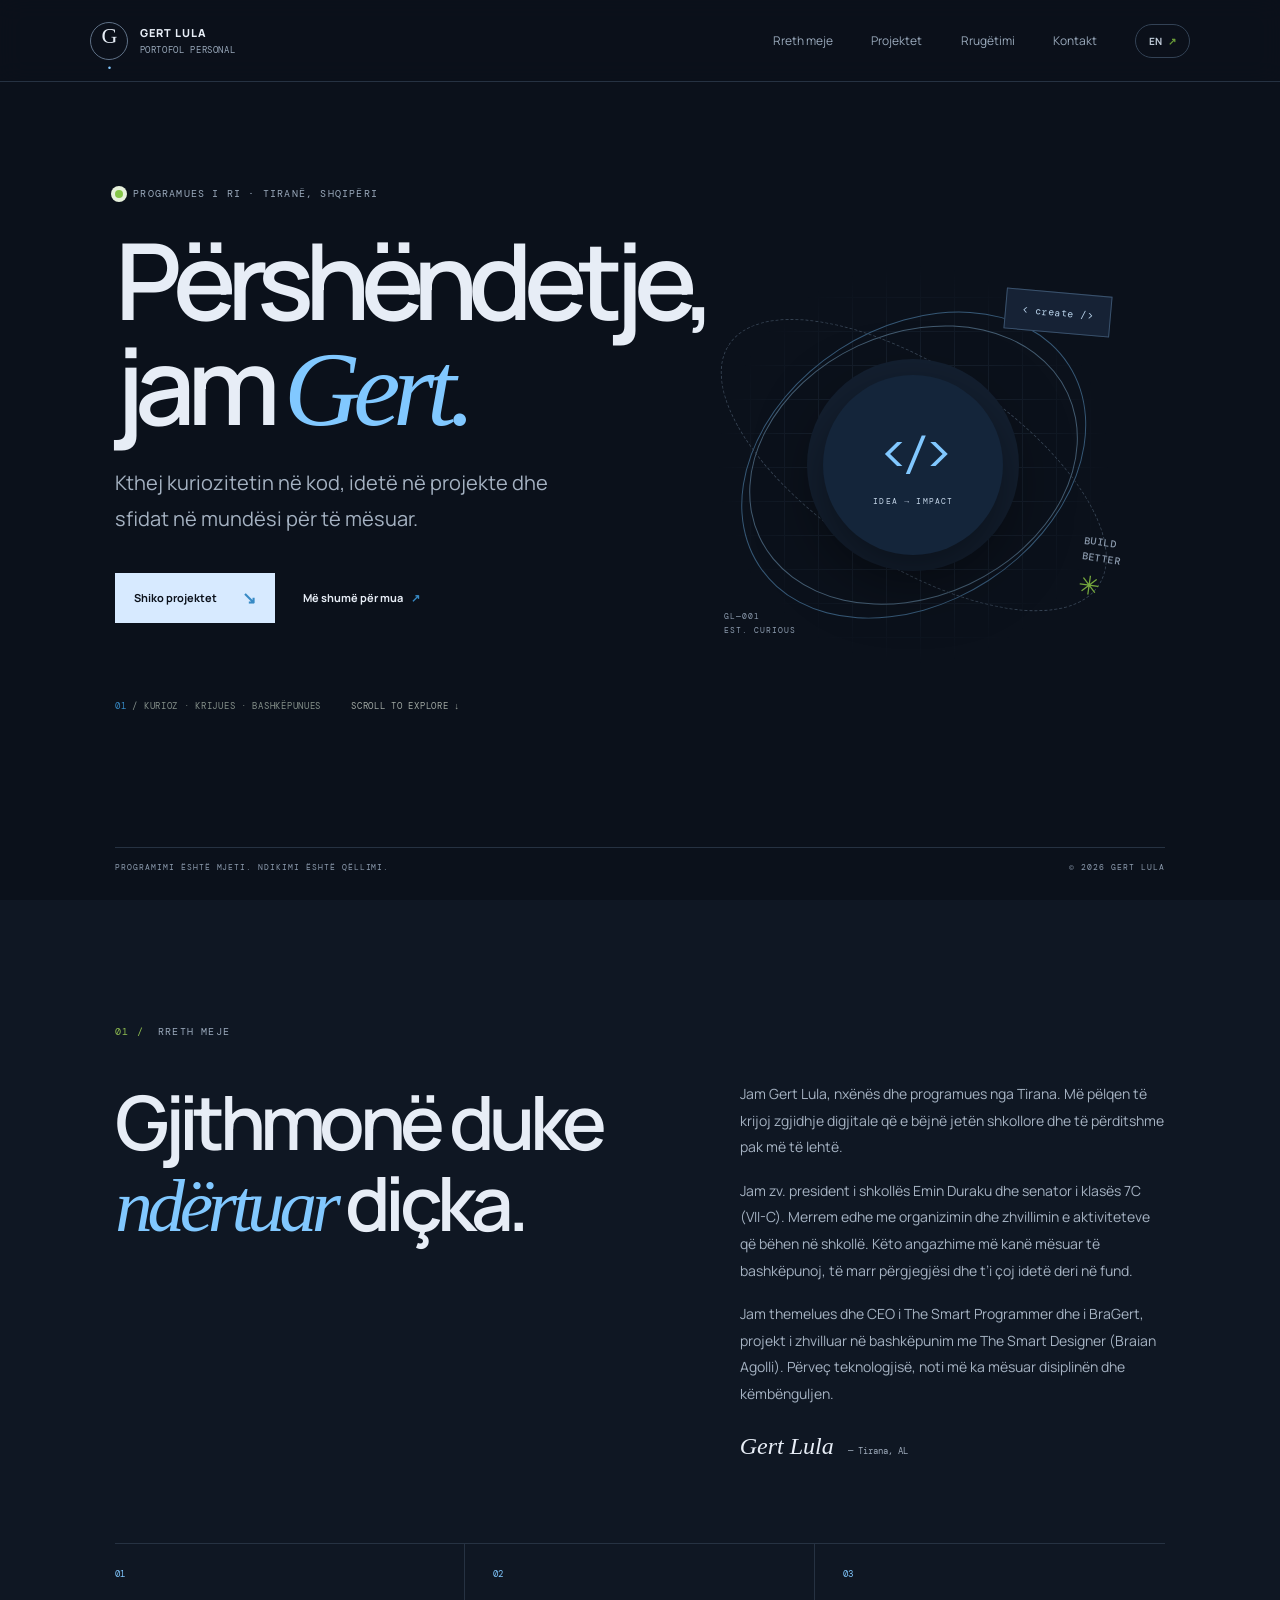
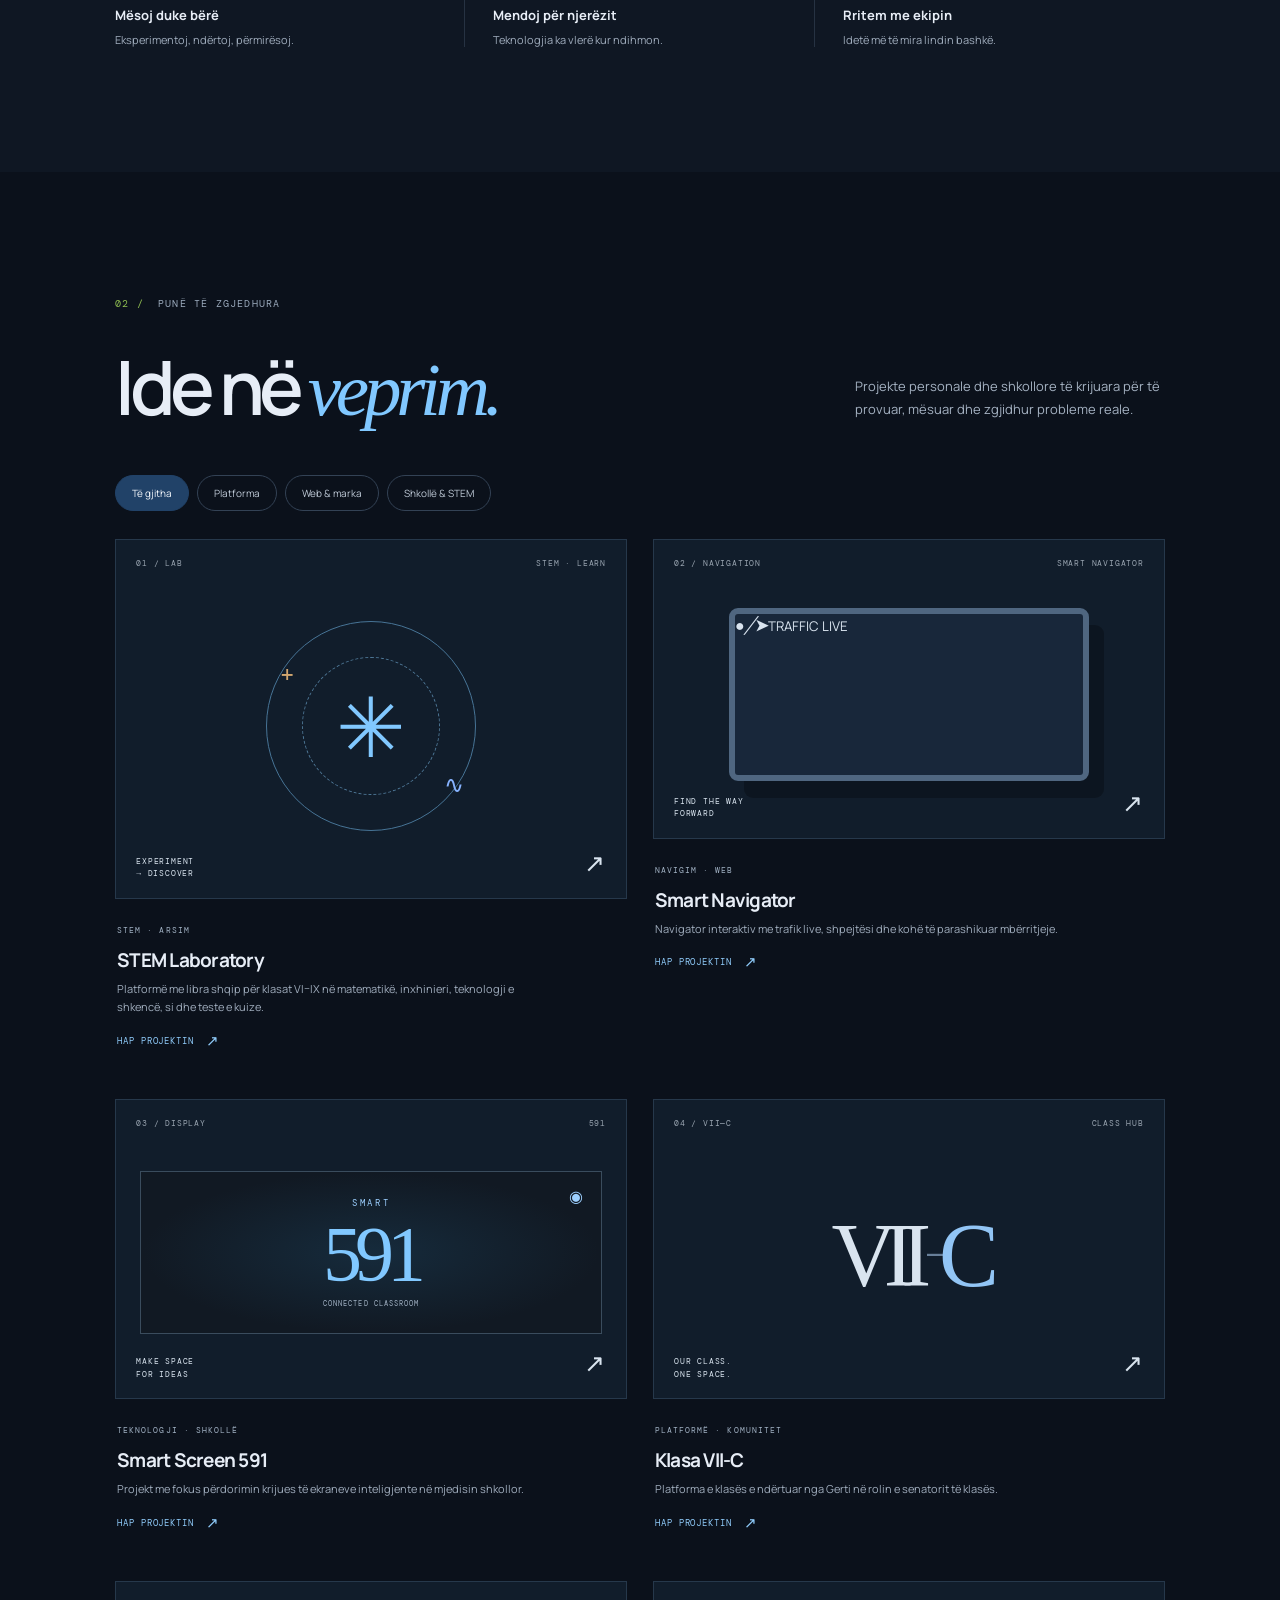
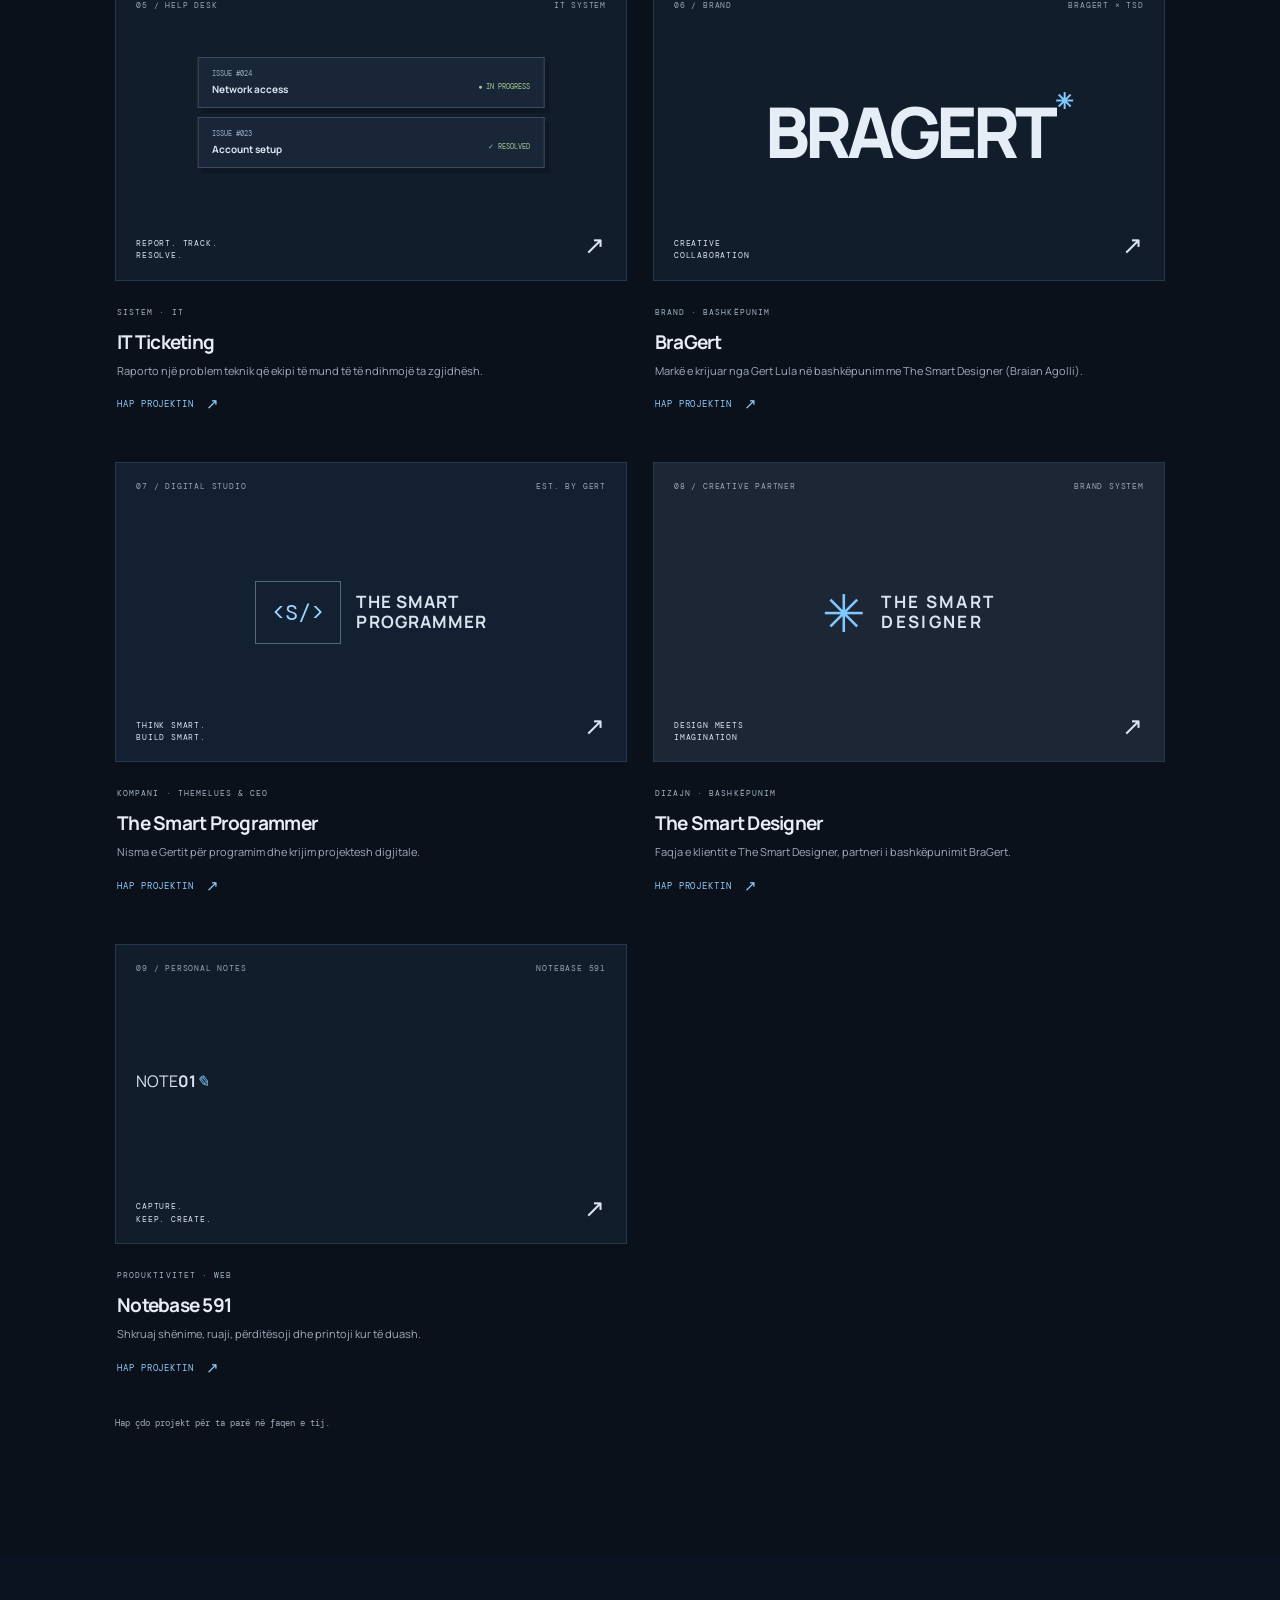
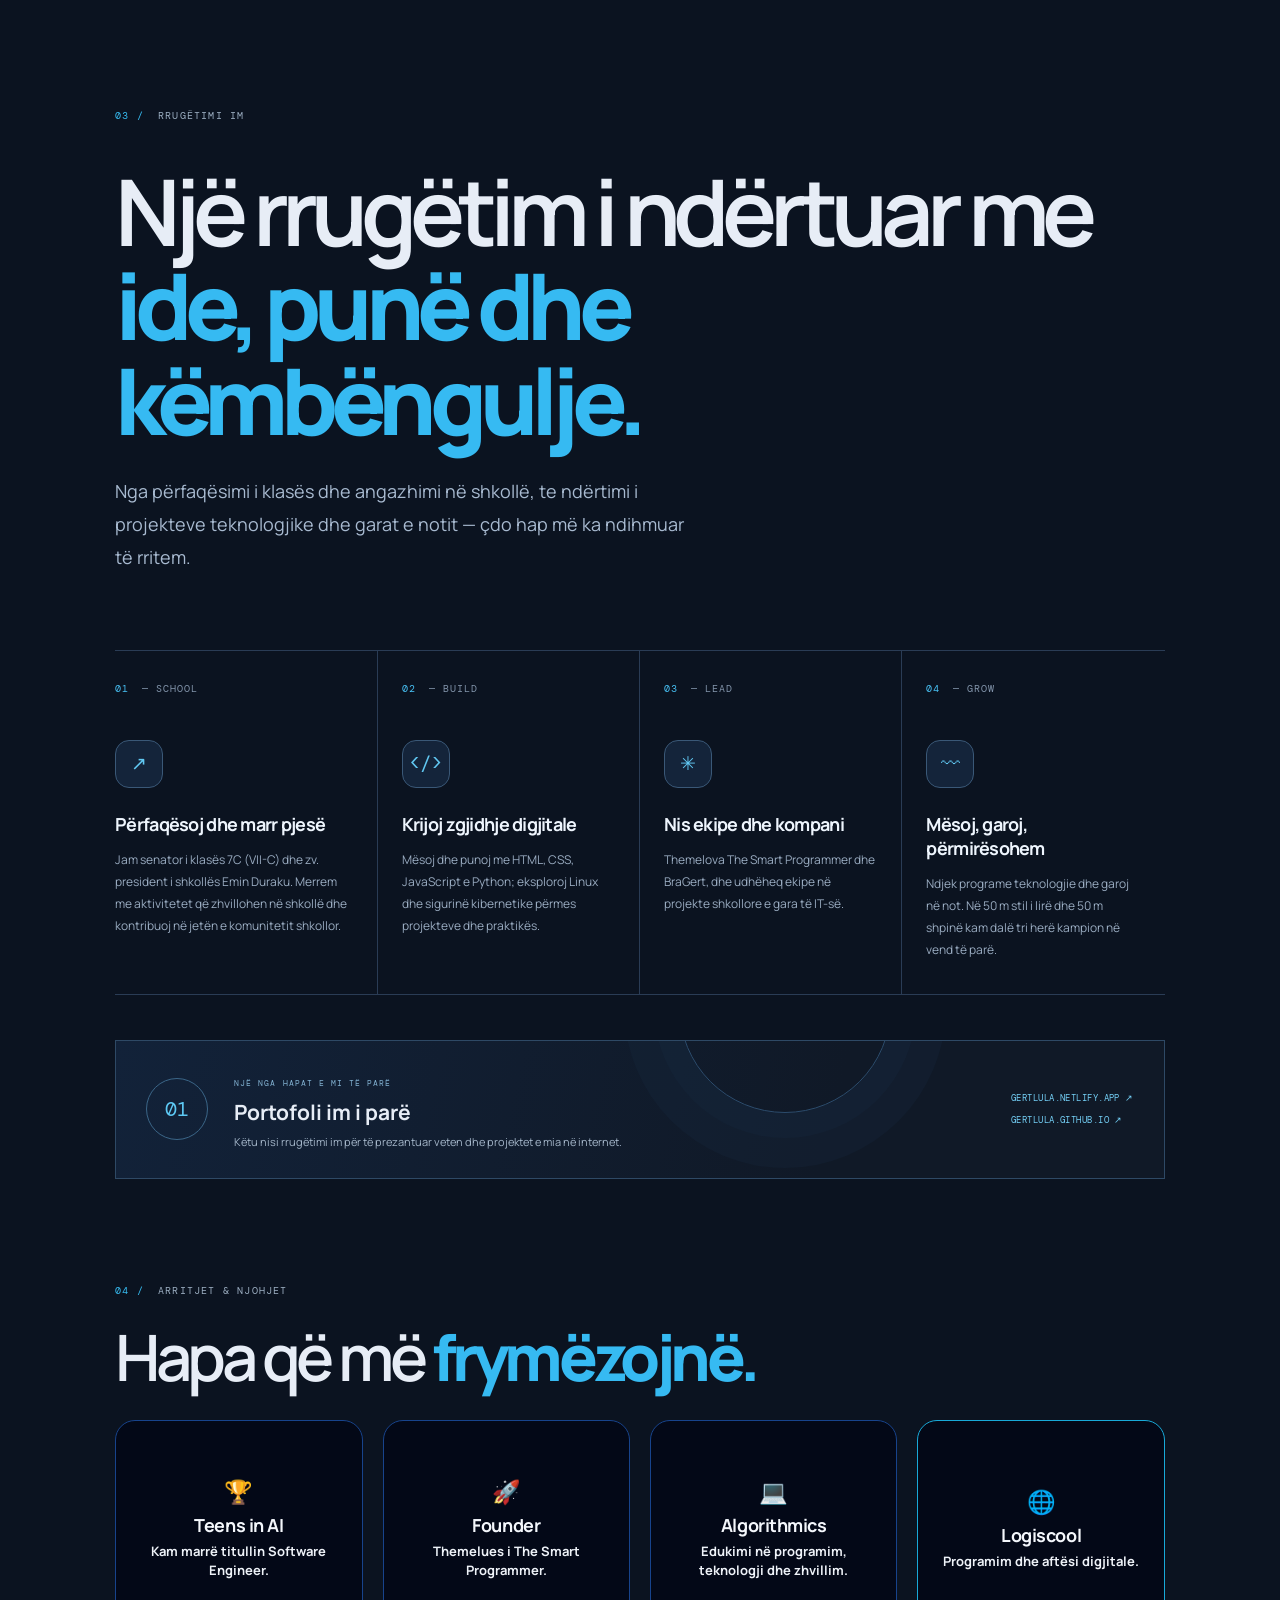
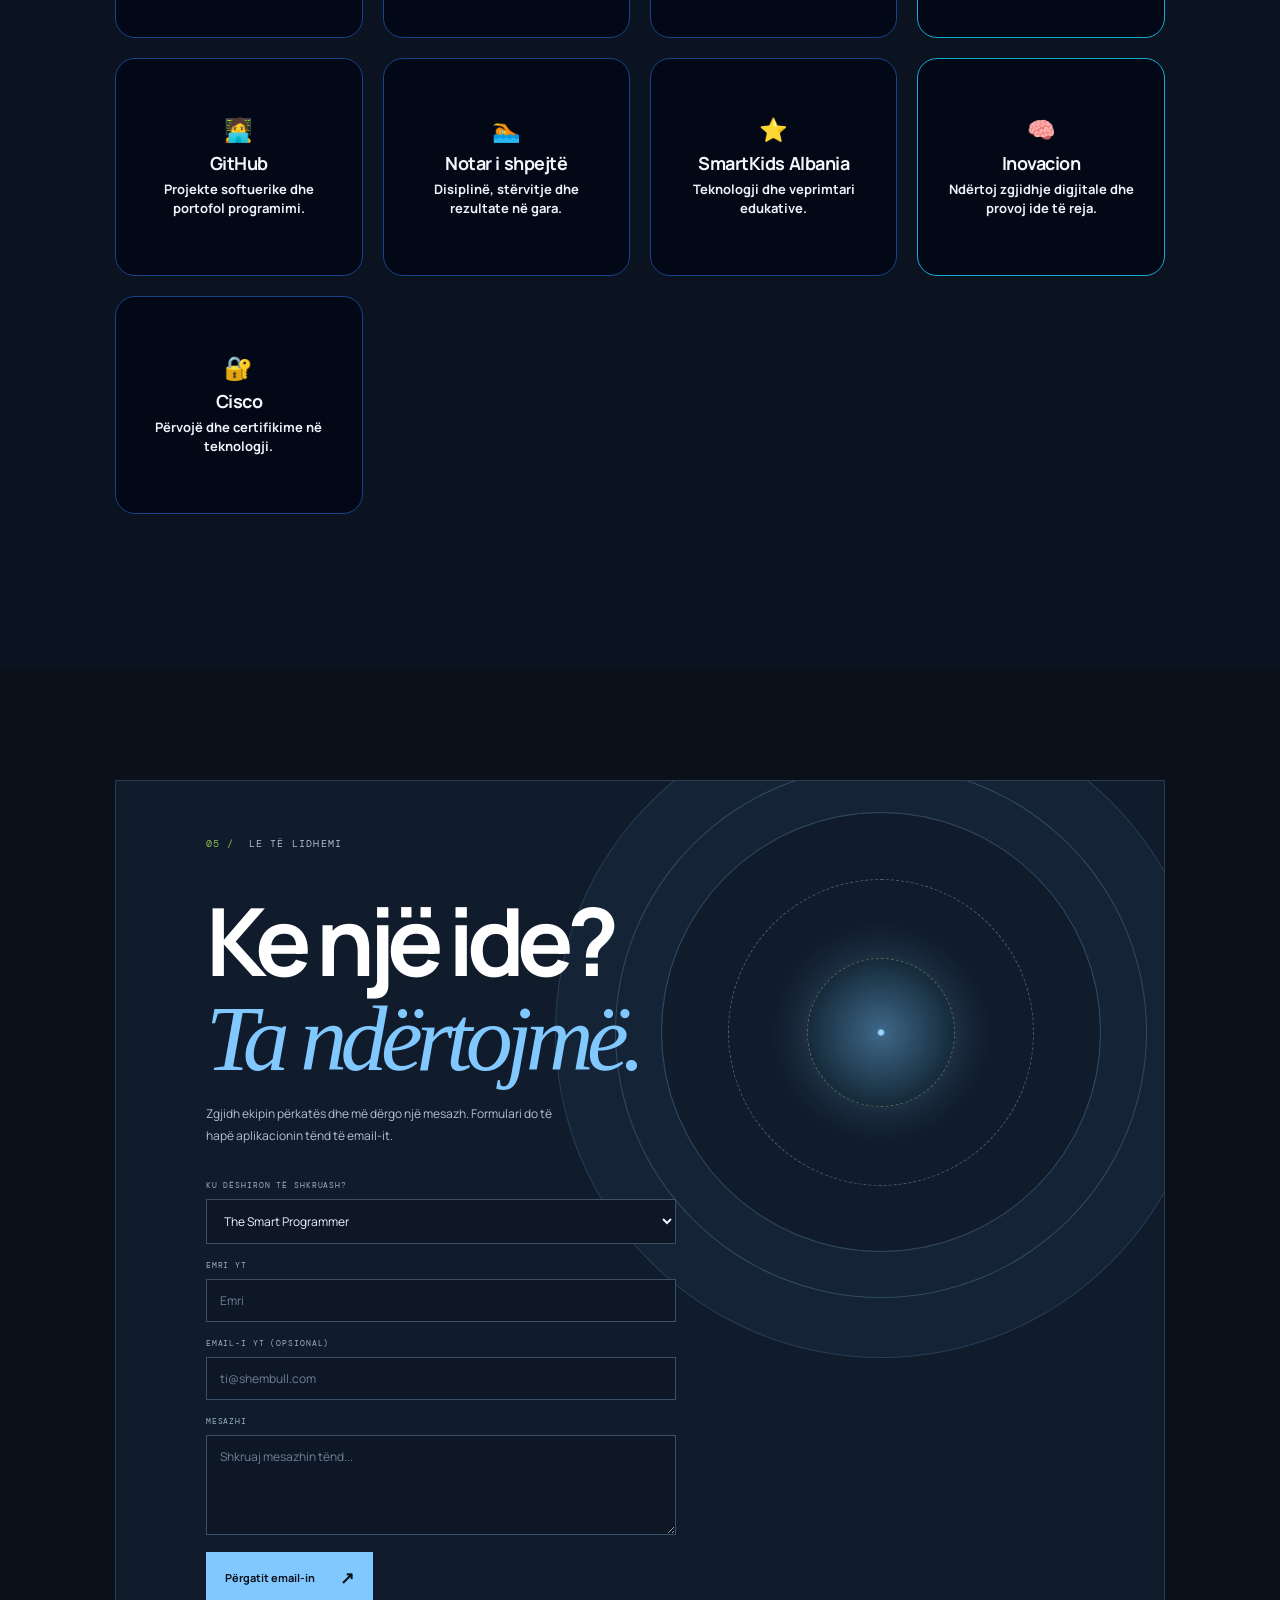
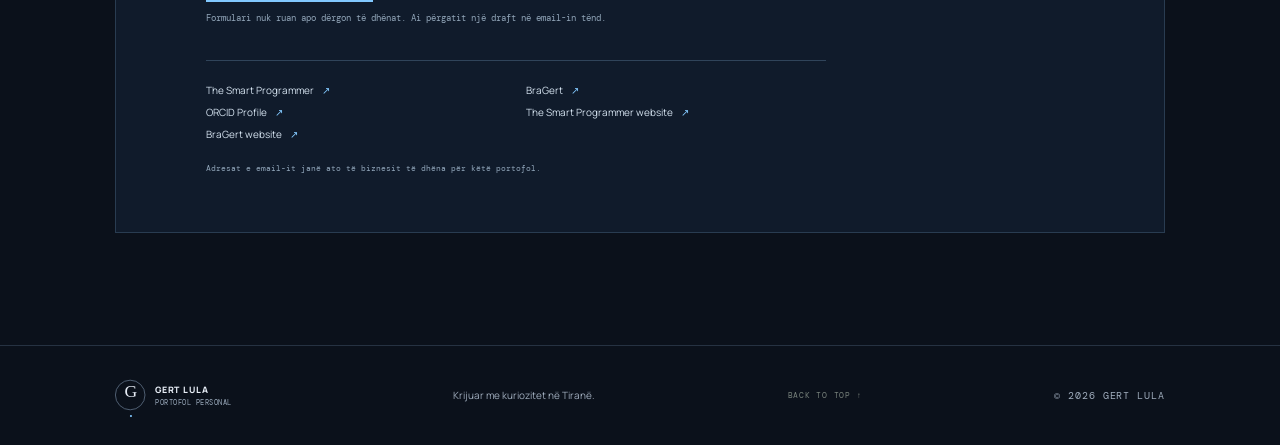
<file: index.html>
<!doctype html>
<html lang="sq">
<head>
  <meta charset="utf-8">
  <meta name="viewport" content="width=device-width, initial-scale=1">
  <meta name="theme-color" content="#0b111b">
  <meta name="description" content="Gert Lula — nxënës, programues, themelues dhe notar kampion nga Tirana. Shiko projektet, rrugëtimin dhe mënyrat e kontaktit.">
  <meta name="robots" content="index,follow,max-image-preview:large">
  <link rel="canonical" href="https://gertlula.com/">
  <link rel="icon" href="favicon.svg" type="image/svg+xml">
  <link rel="preconnect" href="https://fonts.googleapis.com">
  <link rel="preconnect" href="https://fonts.gstatic.com" crossorigin>
  <link href="https://fonts.googleapis.com/css2?family=DM+Mono:wght@400;500&family=Manrope:wght@400;500;600;700;800&display=swap" rel="stylesheet">
  <meta property="og:type" content="website">
  <meta property="og:locale" content="sq_AL">
  <meta property="og:title" content="Gert Lula — Programues & krijues">
  <meta property="og:description" content="Programues, themelues dhe notar kampion. Njihuni me projektet dhe rrugëtimin e Gert Lula.">
  <meta property="og:url" content="https://gertlula.com/">
  <meta property="og:image" content="https://gertlula.com/og-cover.svg">
  <meta name="twitter:card" content="summary_large_image">
  <title>Gert Lula — Programues & krijues në Tiranë</title>
  <link rel="stylesheet" href="styles.css">
  <script type="application/ld+json">
  {"@context":"https://schema.org","@type":"Person","name":"Gert Lula","url":"https://gertlula.com/","jobTitle":"Student software developer and programmer","description":"Student, programmer and technology project creator based in Tirana, Albania.","address":{"@type":"PostalAddress","addressLocality":"Tirana","addressCountry":"AL"},"knowsAbout":["Software development","Programming","STEM","Education technology"],"worksFor":[{"@type":"Organization","name":"The Smart Programmer"},{"@type":"Organization","name":"BraGert"}]}
  </script>
  <script src="app.js" defer></script>
</head>
<body>
  <a class="skip-link" href="#main">Kalo te përmbajtja</a>
  <header class="topbar">
    <a class="brand" href="#home" aria-label="Gert Lula, kryefaqja"><span class="brand-mark">G<span>.</span></span><span>GERT LULA<small>PORTOFOL PERSONAL</small></span></a>
    <button class="menu-toggle" aria-label="Hap menynë" aria-expanded="false" aria-controls="nav"><span></span><span></span></button>
    <nav id="nav" class="nav" aria-label="Navigimi kryesor">
      <a href="#about" data-sq="Rreth meje" data-en="About">Rreth meje</a><a href="#work" data-sq="Projektet" data-en="Projects">Projektet</a><a href="#journey" data-sq="Rrugëtimi" data-en="Journey">Rrugëtimi</a><a href="#contact" data-sq="Kontakt" data-en="Contact">Kontakt</a>
      <button class="lang-switch" type="button" aria-label="Switch language">EN <span>↗</span></button>
    </nav>
  </header>
  <main id="main">
    <section class="hero section-wrap" id="home">
      <div class="hero-copy">
        <div class="eyebrow"><span class="status-dot"></span><span data-sq="PROGRAMUES I RI · TIRANË, SHQIPËRI" data-en="YOUNG DEVELOPER · TIRANA, ALBANIA">PROGRAMUES I RI · TIRANË, SHQIPËRI</span></div>
        <h1 data-sq="Përshëndetje, jam <em>Gert.</em>" data-en="Hello, I'm <em>Gert.</em>">Përshëndetje, jam <em>Gert.</em></h1>
        <p class="hero-lede" data-sq="Kthej kuriozitetin në kod, idetë në projekte dhe sfidat në mundësi për të mësuar." data-en="I turn curiosity into code, ideas into projects, and challenges into opportunities to learn.">Kthej kuriozitetin në kod, idetë në projekte dhe sfidat në mundësi për të mësuar.</p>
        <div class="hero-actions"><a class="button button-dark" href="#work"><span data-sq="Shiko projektet" data-en="Explore projects">Shiko projektet</span><span aria-hidden="true">↘</span></a><a class="text-link" href="#about"><span data-sq="Më shumë për mua" data-en="More about me">Më shumë për mua</span> <span>↗</span></a></div>
        <div class="hero-meta"><span><b>01</b> / <span data-sq="KURIoz · KRIJUES · BASHKËPUNUES" data-en="CURIOUS · CREATIVE · COLLABORATIVE">KURIOZ · KRIJUES · BASHKËPUNUES</span></span><span class="scroll-cue">SCROLL TO EXPLORE ↓</span></div>
      </div>
      <div class="hero-art" aria-label="Ilustrim abstrakt i programimit" role="img">
        <div class="art-grid"></div><div class="orbit orbit-one"></div><div class="orbit orbit-two"></div><div class="orbit orbit-three"></div><div class="art-core"><span class="core-bracket">&lt;/&gt;</span><span class="core-caption">IDEA → IMPACT</span></div>
        <span class="float-tag tag-top">&lt; create /&gt;</span><span class="float-tag tag-side">BUILD<br>BETTER<br><i>✳</i></span><span class="art-index">GL—001<br>EST. CURIOUS</span>
      </div>
      <div class="hero-bottom"><span data-sq="PROGRAMIMI ËSHTË MJETI. NDIKIMI ËSHTË QËLLIMI." data-en="CODE IS THE TOOL. IMPACT IS THE PURPOSE.">PROGRAMIMI ËSHTË MJETI. NDIKIMI ËSHTË QËLLIMI.</span><span>© <span class="year"></span> GERT LULA</span></div>
    </section>
    <section class="intro section-wrap" id="about">
      <div class="section-label"><span>01 /</span><span data-sq="RRETH MEJE" data-en="ABOUT ME">RRETH MEJE</span></div>
      <div class="intro-content"><h2 data-sq="Gjithmonë duke <em>ndërtuar</em> diçka." data-en="Always <em>building</em> something.">Gjithmonë duke <em>ndërtuar</em> diçka.</h2><div class="intro-text"><p data-sq="Jam Gert Lula, nxënës dhe programues nga Tirana. Më pëlqen të krijoj zgjidhje digjitale që e bëjnë jetën shkollore dhe të përditshme pak më të lehtë." data-en="I'm Gert Lula, a student and programmer from Tirana. I enjoy creating digital solutions that make school and everyday life a little easier.">Jam Gert Lula, nxënës dhe programues nga Tirana. Më pëlqen të krijoj zgjidhje digjitale që e bëjnë jetën shkollore dhe të përditshme pak më të lehtë.</p><p data-sq="Jam zv. president i shkollës Emin Duraku dhe senator i klasës 7C (VII-C). Merrem edhe me organizimin dhe zhvillimin e aktiviteteve që bëhen në shkollë. Këto angazhime më kanë mësuar të bashkëpunoj, të marr përgjegjësi dhe t'i çoj idetë deri në fund." data-en="I'm the vice president of Emin Duraku School and senator of class 7C (VII-C). I also help organize and run school activities. These responsibilities have taught me to collaborate, take initiative, and see ideas through.">Jam zv. president i shkollës Emin Duraku dhe senator i klasës 7C (VII-C). Merrem edhe me organizimin dhe zhvillimin e aktiviteteve që bëhen në shkollë. Këto angazhime më kanë mësuar të bashkëpunoj, të marr përgjegjësi dhe t’i çoj idetë deri në fund.</p><p data-sq="Jam themelues dhe CEO i The Smart Programmer dhe i BraGert, projekt i zhvilluar në bashkëpunim me The Smart Designer (Braian Agolli). Përveç teknologjisë, noti më ka mësuar disiplinën dhe këmbënguljen." data-en="I'm the founder and CEO of The Smart Programmer and BraGert, developed in collaboration with The Smart Designer (Braian Agolli). Swimming has also taught me discipline and persistence.">Jam themelues dhe CEO i The Smart Programmer dhe i BraGert, projekt i zhvilluar në bashkëpunim me The Smart Designer (Braian Agolli). Përveç teknologjisë, noti më ka mësuar disiplinën dhe këmbënguljen.</p><div class="signature">Gert Lula <span>— Tirana, AL</span></div></div></div>
      <div class="values"><div><span class="value-no">01</span><b data-sq="Mësoj duke bërë" data-en="Learn by doing">Mësoj duke bërë</b><p data-sq="Eksperimentoj, ndërtoj, përmirësoj." data-en="Experiment, build, improve.">Eksperimentoj, ndërtoj, përmirësoj.</p></div><div><span class="value-no">02</span><b data-sq="Mendoj për njerëzit" data-en="Think of people">Mendoj për njerëzit</b><p data-sq="Teknologjia ka vlerë kur ndihmon." data-en="Technology matters when it helps.">Teknologjia ka vlerë kur ndihmon.</p></div><div><span class="value-no">03</span><b data-sq="Rritem me ekipin" data-en="Grow with a team">Rritem me ekipin</b><p data-sq="Idetë më të mira lindin bashkë." data-en="The best ideas happen together.">Idetë më të mira lindin bashkë.</p></div></div>
    </section>
    <section class="work section-wrap" id="work">
      <div class="section-head"><div><div class="section-label"><span>02 /</span><span data-sq="PUNË TË ZGJEDHURA" data-en="SELECTED WORK">PUNË TË ZGJEDHURA</span></div><h2 data-sq="Ide në <em>veprim.</em>" data-en="Ideas in <em>action.</em>">Ide në <em>veprim.</em></h2></div><p data-sq="Projekte personale dhe shkollore të krijuara për të provuar, mësuar dhe zgjidhur probleme reale." data-en="Personal and school projects made to experiment, learn, and solve real problems.">Projekte personale dhe shkollore të krijuara për të provuar, mësuar dhe zgjidhur probleme reale.</p></div>
      <div class="filters" role="group" aria-label="Filtro projektet"><button class="filter active" data-filter="all" data-sq="Të gjitha" data-en="All">Të gjitha</button><button class="filter" data-filter="platform" data-sq="Platforma" data-en="Platforms">Platforma</button><button class="filter" data-filter="web" data-sq="Web & marka" data-en="Web & brands">Web & marka</button><button class="filter" data-filter="school" data-sq="Shkollë & STEM" data-en="School & STEM">Shkollë & STEM</button></div>
      <div class="project-grid">
        <article class="project-card feature" data-category="school"><a class="project-open" href="https://stemgenius.netlify.app/" target="_blank" rel="noopener noreferrer" aria-label="Hap STEM Laboratory"><div class="project-visual visual-stem"><div class="visual-top"><span>01 / LAB</span><span>STEM · LEARN</span></div><div class="stem-orbit"><div class="stem-ring"></div><span>✳</span><i>+</i><b>∿</b></div><div class="visual-bottom"><span>EXPERIMENT<br>→ DISCOVER</span><span class="visual-arrow">↗</span></div></div></a><div class="project-info"><span class="project-type">STEM · ARSIM</span><h3>STEM Laboratory</h3><p data-sq="Platformë me libra shqip për klasat VI–IX në matematikë, inxhinieri, teknologji e shkencë, si dhe teste e kuize." data-en="An Albanian-language platform with books for grades 6–9 in math, engineering, technology and science, plus tests and quizzes.">Platformë me libra shqip për klasat VI–IX në matematikë, inxhinieri, teknologji e shkencë, si dhe teste e kuize.</p><a class="live-link" href="https://stemgenius.netlify.app/" target="_blank" rel="noopener noreferrer">HAP PROJEKTIN <span>↗</span></a></div></article>
        <article class="project-card" data-category="platform"><a class="project-open" href="https://sm591.netlify.app/" target="_blank" rel="noopener noreferrer" aria-label="Hap Smart Navigator"><div class="project-visual visual-portal"><div class="visual-top"><span>02 / NAVIGATION</span><span>SMART NAVIGATOR</span></div><div class="portal-ui nav-preview"><div class="nav-map"><span>●</span><i>╱</i><b>➤</b><small>TRAFFIC LIVE</small></div></div><div class="visual-bottom"><span>FIND THE WAY<br>FORWARD</span><span class="visual-arrow">↗</span></div></div></a><div class="project-info"><span class="project-type">NAVIGIM · WEB</span><h3>Smart Navigator</h3><p data-sq="Navigator interaktiv me trafik live, shpejtësi dhe kohë të parashikuar mbërritjeje." data-en="Interactive navigator with live traffic, speed and estimated arrival time.">Navigator interaktiv me trafik live, shpejtësi dhe kohë të parashikuar mbërritjeje.</p><a class="live-link" href="https://sm591.netlify.app/" target="_blank" rel="noopener noreferrer">HAP PROJEKTIN <span>↗</span></a></div></article>
        <article class="project-card" data-category="school"><a class="project-open" href="https://smartscreen591.netlify.app/" target="_blank" rel="noopener noreferrer" aria-label="Hap Smart Screen 591"><div class="project-visual visual-screen"><div class="visual-top"><span>03 / DISPLAY</span><span>591</span></div><div class="screen-face"><span>SMART</span><b>591</b><i>◉</i><small>CONNECTED CLASSROOM</small></div><div class="visual-bottom"><span>MAKE SPACE<br>FOR IDEAS</span><span class="visual-arrow">↗</span></div></div></a><div class="project-info"><span class="project-type">TEKNOLOGJI · SHKOLLË</span><h3>Smart Screen 591</h3><p data-sq="Projekt me fokus përdorimin krijues të ekraneve inteligjente në mjedisin shkollor." data-en="A project exploring creative uses for smart displays in a school setting.">Projekt me fokus përdorimin krijues të ekraneve inteligjente në mjedisin shkollor.</p><a class="live-link" href="https://smartscreen591.netlify.app/" target="_blank" rel="noopener noreferrer">HAP PROJEKTIN <span>↗</span></a></div></article>
        <article class="project-card" data-category="platform"><a class="project-open" href="https://klasa7c.netlify.app/" target="_blank" rel="noopener noreferrer" aria-label="Hap platformën e klasës VII-C"><div class="project-visual visual-class"><div class="visual-top"><span>04 / VII—C</span><span>CLASS HUB</span></div><div class="class-art"><span>VII</span><i>—</i><b>C</b></div><div class="visual-bottom"><span>OUR CLASS.<br>ONE SPACE.</span><span class="visual-arrow">↗</span></div></div></a><div class="project-info"><span class="project-type">PLATFORMË · KOMUNITET</span><h3>Klasa VII-C</h3><p data-sq="Platforma e klasës e ndërtuar nga Gerti në rolin e senatorit të klasës." data-en="A class platform built by Gert in his role as class senator.">Platforma e klasës e ndërtuar nga Gerti në rolin e senatorit të klasës.</p><a class="live-link" href="https://klasa7c.netlify.app/" target="_blank" rel="noopener noreferrer">HAP PROJEKTIN <span>↗</span></a></div></article>
        <article class="project-card" data-category="platform"><a class="project-open" href="https://itticketing.netlify.app/" target="_blank" rel="noopener noreferrer" aria-label="Hap IT Ticketing"><div class="project-visual visual-ticket"><div class="visual-top"><span>05 / HELP DESK</span><span>IT SYSTEM</span></div><div class="ticket-stack"><div><span>ISSUE #024</span><b>Network access</b><small>● IN PROGRESS</small></div><div><span>ISSUE #023</span><b>Account setup</b><small>✓ RESOLVED</small></div></div><div class="visual-bottom"><span>REPORT. TRACK.<br>RESOLVE.</span><span class="visual-arrow">↗</span></div></div></a><div class="project-info"><span class="project-type">SISTEM · IT</span><h3>IT Ticketing</h3><p data-sq="Raporto një problem teknik që ekipi të mund të të ndihmojë ta zgjidhësh." data-en="Report a technical issue so the team can help you resolve it.">Raporto një problem teknik që ekipi të mund të të ndihmojë ta zgjidhësh.</p><a class="live-link" href="https://itticketing.netlify.app/" target="_blank" rel="noopener noreferrer">HAP PROJEKTIN <span>↗</span></a></div></article>
        <article class="project-card" data-category="web"><a class="project-open" href="https://bragert.netlify.app/" target="_blank" rel="noopener noreferrer" aria-label="Hap faqen BraGert"><div class="project-visual visual-bragert"><div class="visual-top"><span>06 / BRAND</span><span>BRAGERT × TSD</span></div><div class="brand-word"><span class="brand-name">BRAGERT</span><span class="brand-star">✳</span></div><div class="visual-bottom"><span>CREATIVE<br>COLLABORATION</span><span class="visual-arrow">↗</span></div></div></a><div class="project-info"><span class="project-type">BRAND · BASHKËPUNIM</span><h3>BraGert</h3><p data-sq="Markë e krijuar nga Gert Lula në bashkëpunim me The Smart Designer (Braian Agolli)." data-en="A brand founded by Gert Lula in collaboration with The Smart Designer (Braian Agolli).">Markë e krijuar nga Gert Lula në bashkëpunim me The Smart Designer (Braian Agolli).</p><a class="live-link" href="https://bragert.netlify.app/" target="_blank" rel="noopener noreferrer">HAP PROJEKTIN <span>↗</span></a></div></article>
        <article class="project-card" data-category="web"><a class="project-open" href="https://thsp591.netlify.app/" target="_blank" rel="noopener noreferrer" aria-label="Hap The Smart Programmer"><div class="project-visual visual-tsp"><div class="visual-top"><span>07 / DIGITAL STUDIO</span><span>EST. BY GERT</span></div><div class="tsp-mark"><span class="tsp-icon">&lt;S/&gt;</span><b>THE SMART<br>PROGRAMMER</b></div><div class="visual-bottom"><span>THINK SMART.<br>BUILD SMART.</span><span class="visual-arrow">↗</span></div></div></a><div class="project-info"><span class="project-type">KOMPANI · THEMELUES & CEO</span><h3>The Smart Programmer</h3><p data-sq="Nisma e Gertit për programim dhe krijim projektesh digjitale." data-en="Gert's initiative for programming and digital project creation.">Nisma e Gertit për programim dhe krijim projektesh digjitale.</p><a class="live-link" href="https://thsp591.netlify.app/" target="_blank" rel="noopener noreferrer">HAP PROJEKTIN <span>↗</span></a></div></article>
        <article class="project-card" data-category="web"><a class="project-open" href="https://thsd353.netlify.app/" target="_blank" rel="noopener noreferrer" aria-label="Hap faqen e The Smart Designer"><div class="project-visual visual-tsd"><div class="visual-top"><span>08 / CREATIVE PARTNER</span><span>BRAND SYSTEM</span></div><div class="tsd-mark"><span>✳</span><b>THE SMART<br>DESIGNER</b></div><div class="visual-bottom"><span>DESIGN MEETS<br>IMAGINATION</span><span class="visual-arrow">↗</span></div></div></a><div class="project-info"><span class="project-type">DIZAJN · BASHKËPUNIM</span><h3>The Smart Designer</h3><p data-sq="Faqja e klientit e The Smart Designer, partneri i bashkëpunimit BraGert." data-en="The client website for The Smart Designer, Gert's BraGert partner.">Faqja e klientit e The Smart Designer, partneri i bashkëpunimit BraGert.</p><a class="live-link" href="https://thsd353.netlify.app/" target="_blank" rel="noopener noreferrer">HAP PROJEKTIN <span>↗</span></a></div></article>
        <article class="project-card" data-category="platform"><a class="project-open" href="https://notebase591.netlify.app/" target="_blank" rel="noopener noreferrer" aria-label="Hap Notebase 591"><div class="project-visual visual-notes"><div class="visual-top"><span>09 / PERSONAL NOTES</span><span>NOTEBASE 591</span></div><div class="notes-art"><span>NOTE</span><b>01</b><i>✎</i></div><div class="visual-bottom"><span>CAPTURE.<br>KEEP. CREATE.</span><span class="visual-arrow">↗</span></div></div></a><div class="project-info"><span class="project-type">PRODUKTIVITET · WEB</span><h3>Notebase 591</h3><p data-sq="Shkruaj shënime, ruaji, përditësoji dhe printoji kur të duash." data-en="Write notes, save them, edit them and print whenever you need.">Shkruaj shënime, ruaji, përditësoji dhe printoji kur të duash.</p><a class="live-link" href="https://notebase591.netlify.app/" target="_blank" rel="noopener noreferrer">HAP PROJEKTIN <span>↗</span></a></div></article>
      </div>
      <p class="project-note" data-sq="Hap çdo projekt për ta parë në faqen e tij." data-en="Open any project to explore it on its own website.">Hap çdo projekt për ta parë në faqen e tij.</p>
    </section>
    <section class="journey section-wrap" id="journey">
      <div class="section-label"><span>03 /</span><span data-sq="RRUGËTIMI IM" data-en="MY JOURNEY">RRUGËTIMI IM</span></div>
      <div class="journey-intro"><h2 data-sq="Një rrugëtim i ndërtuar me <em>ide, punë dhe këmbëngulje.</em>" data-en="A journey built with <em>ideas, work and persistence.</em>">Një rrugëtim i ndërtuar me <em>ide, punë dhe këmbëngulje.</em></h2><p data-sq="Nga përfaqësimi i klasës dhe angazhimi në shkollë, te ndërtimi i projekteve teknologjike dhe garat e notit — çdo hap më ka ndihmuar të rritem." data-en="From representing my class and taking part in school life to building technology projects and competing in swimming, every step has helped me grow.">Nga përfaqësimi i klasës dhe angazhimi në shkollë, te ndërtimi i projekteve teknologjike dhe garat e notit — çdo hap më ka ndihmuar të rritem.</p></div>
      <div class="journey-path"><article class="path-step"><span class="path-count">01 <i>— SCHOOL</i></span><div class="path-icon">↗</div><h3 data-sq="Përfaqësoj dhe marr pjesë" data-en="Represent and participate">Përfaqësoj dhe marr pjesë</h3><p data-sq="Jam senator i klasës 7C (VII-C) dhe zv. president i shkollës Emin Duraku. Merrem me aktivitetet që zhvillohen në shkollë dhe kontribuoj në jetën e komunitetit shkollor." data-en="I am senator of class 7C (VII-C) and vice president of Emin Duraku School. I take part in school activities and contribute to our school community.">Jam senator i klasës 7C (VII-C) dhe zv. president i shkollës Emin Duraku. Merrem me aktivitetet që zhvillohen në shkollë dhe kontribuoj në jetën e komunitetit shkollor.</p></article><article class="path-step"><span class="path-count">02 <i>— BUILD</i></span><div class="path-icon">&lt;/&gt;</div><h3 data-sq="Krijoj zgjidhje digjitale" data-en="Build digital solutions">Krijoj zgjidhje digjitale</h3><p data-sq="Mësoj dhe punoj me HTML, CSS, JavaScript e Python; eksploroj Linux dhe sigurinë kibernetike përmes projekteve dhe praktikës." data-en="I learn and work with HTML, CSS, JavaScript and Python, and explore Linux and cybersecurity through projects and practice.">Mësoj dhe punoj me HTML, CSS, JavaScript e Python; eksploroj Linux dhe sigurinë kibernetike përmes projekteve dhe praktikës.</p></article><article class="path-step"><span class="path-count">03 <i>— LEAD</i></span><div class="path-icon">✳</div><h3 data-sq="Nis ekipe dhe kompani" data-en="Start teams and companies">Nis ekipe dhe kompani</h3><p data-sq="Themelova The Smart Programmer dhe BraGert, dhe udhëheq ekipe në projekte shkollore e gara të IT-së." data-en="I founded The Smart Programmer and BraGert, and lead teams in school projects and IT contests.">Themelova The Smart Programmer dhe BraGert, dhe udhëheq ekipe në projekte shkollore e gara të IT-së.</p></article><article class="path-step"><span class="path-count">04 <i>— GROW</i></span><div class="path-icon">〰</div><h3 data-sq="Mësoj, garoj, përmirësohem" data-en="Learn, compete, improve">Mësoj, garoj, përmirësohem</h3><p data-sq="Ndjek programe teknologjie dhe garoj në not. Në 50 m stil i lirë dhe 50 m shpinë kam dalë tri herë kampion në vend të parë." data-en="I take part in technology programs and compete in swimming. I have won first place three times in 50 m freestyle and 50 m backstroke.">Ndjek programe teknologjie dhe garoj në not. Në 50 m stil i lirë dhe 50 m shpinë kam dalë tri herë kampion në vend të parë.</p></article></div>
      <div class="first-portfolio"><span class="first-portfolio-mark">01</span><div><span class="project-type" data-sq="NJË NGA HAPAT E MI TË PARË" data-en="ONE OF MY FIRST STEPS">NJË NGA HAPAT E MI TË PARË</span><h3 data-sq="Portofoli im i parë" data-en="My first portfolio">Portofoli im i parë</h3><p data-sq="Këtu nisi rrugëtimi im për të prezantuar veten dhe projektet e mia në internet." data-en="This is where my journey of presenting myself and my projects online began.">Këtu nisi rrugëtimi im për të prezantuar veten dhe projektet e mia në internet.</p></div><div class="first-portfolio-links"><a href="https://gertlula.netlify.app/" target="_blank" rel="noopener noreferrer">GERTLULA.NETLIFY.APP ↗</a><a href="https://gertlula.github.io/portofolio/" target="_blank" rel="noopener noreferrer">GERTLULA.GITHUB.IO ↗</a></div></div>
      <div class="achievement-heading"><div class="section-label"><span>04 /</span><span data-sq="ARRITJET & NJOHJET" data-en="ACHIEVEMENTS & RECOGNITION">ARRITJET & NJOHJET</span></div><h2 data-sq="Hapa që më <em>frymëzojnë.</em>" data-en="Milestones that <em>inspire me.</em>">Hapa që më <em>frymëzojnë.</em></h2></div>
      <div class="achievement-grid"><article class="achievement-card"><span>🏆</span><h3>Teens in AI</h3><p data-sq="Kam marrë titullin Software Engineer." data-en="Received the title Software Engineer.">Kam marrë titullin Software Engineer.</p></article><article class="achievement-card"><span>🚀</span><h3>Founder</h3><p data-sq="Themelues i The Smart Programmer." data-en="Founder of The Smart Programmer.">Themelues i The Smart Programmer.</p></article><article class="achievement-card"><span>💻</span><h3>Algorithmics</h3><p data-sq="Edukimi në programim, teknologji dhe zhvillim." data-en="Programming education, technology and development.">Edukimi në programim, teknologji dhe zhvillim.</p></article><article class="achievement-card"><span>🌐</span><h3>Logiscool</h3><p data-sq="Programim dhe aftësi digjitale." data-en="Programming and digital skills.">Programim dhe aftësi digjitale.</p></article><article class="achievement-card"><span>🧑‍💻</span><h3>GitHub</h3><p data-sq="Projekte softuerike dhe portofol programimi." data-en="Software projects and coding portfolio.">Projekte softuerike dhe portofol programimi.</p></article><article class="achievement-card"><span>🏊</span><h3 data-sq="Notar i shpejtë" data-en="Fast swimmer">Notar i shpejtë</h3><p data-sq="Disiplinë, stërvitje dhe rezultate në gara." data-en="Discipline, training and performance in competition.">Disiplinë, stërvitje dhe rezultate në gara.</p></article><article class="achievement-card"><span>⭐</span><h3>SmartKids Albania</h3><p data-sq="Teknologji dhe veprimtari edukative." data-en="Technology and educational activities.">Teknologji dhe veprimtari edukative.</p></article><article class="achievement-card"><span>🧠</span><h3 data-sq="Inovacion" data-en="Innovation">Inovacion</h3><p data-sq="Ndërtoj zgjidhje digjitale dhe provoj ide të reja." data-en="Building digital solutions and exploring new ideas.">Ndërtoj zgjidhje digjitale dhe provoj ide të reja.</p></article><article class="achievement-card"><span>🔐</span><h3>Cisco</h3><p data-sq="Përvojë dhe certifikime në teknologji." data-en="Technology learning and certifications.">Përvojë dhe certifikime në teknologji.</p></article></div>
    </section>
    <section class="contact section-wrap" id="contact"><div class="contact-card"><div class="contact-orb"></div><div class="section-label"><span>05 /</span><span data-sq="LE TË LIDHEMI" data-en="LET'S CONNECT">LE TË LIDHEMI</span></div><h2 data-sq="Ke një ide?<br><em>Ta ndërtojmë.</em>" data-en="Have an idea?<br><em>Let's build it.</em>">Ke një ide?<br><em>Ta ndërtojmë.</em></h2><p data-sq="Zgjidh ekipin përkatës dhe më dërgo një mesazh. Formulari do të hapë aplikacionin tënd të email-it." data-en="Choose the relevant team and send me a message. The form opens your email app.">Zgjidh ekipin përkatës dhe më dërgo një mesazh. Formulari do të hapë aplikacionin tënd të email-it.</p><form class="contact-form" id="contact-form"><label for="contact-team" data-sq="KU DËSHIRON TË SHKRUASH?" data-en="WHO WOULD YOU LIKE TO CONTACT?">KU DËSHIRON TË SHKRUASH?</label><select id="contact-team" name="team"><option value="thesmartprogrammer591@gmail.com">The Smart Programmer</option><option value="gert@bragert.useinbox.email">BraGert</option></select><label for="contact-name" data-sq="EMRI YT" data-en="YOUR NAME">EMRI YT</label><input id="contact-name" name="name" autocomplete="name" required maxlength="80" placeholder="Emri"><label for="contact-email" data-sq="EMAIL-I YT (OPSIONAL)" data-en="YOUR EMAIL (OPTIONAL)">EMAIL-I YT (OPSIONAL)</label><input id="contact-email" name="email" type="email" autocomplete="email" maxlength="120" placeholder="ti@shembull.com"><label for="contact-message" data-sq="MESAZHI" data-en="MESSAGE">MESAZHI</label><textarea id="contact-message" name="message" rows="4" required maxlength="2000" placeholder="Shkruaj mesazhin tënd..."></textarea><button class="button button-light" type="submit"><span data-sq="Përgatit email-in" data-en="Prepare email">Përgatit email-in</span><span>↗</span></button><p class="form-note" id="form-note" aria-live="polite" data-sq="Formulari nuk ruan apo dërgon të dhënat. Ai përgatit një draft në email-in tënd." data-en="This form does not store or send data. It prepares a draft in your email app.">Formulari nuk ruan apo dërgon të dhënat. Ai përgatit një draft në email-in tënd.</p></form><div class="contact-links"><a href="mailto:thesmartprogrammer591@gmail.com">The Smart Programmer <span>↗</span></a><a href="mailto:gert@bragert.useinbox.email">BraGert <span>↗</span></a><a href="https://orcid.org/0009-0000-0728-1640" target="_blank" rel="noopener noreferrer">ORCID Profile <span>↗</span></a><a href="https://thsp591.netlify.app/" target="_blank" rel="noopener noreferrer">The Smart Programmer website <span>↗</span></a><a href="https://bragert.netlify.app/" target="_blank" rel="noopener noreferrer">BraGert website <span>↗</span></a></div><span class="contact-note" data-sq="Adresat e email-it janë ato të biznesit të dhëna për këtë portofol." data-en="These are the business email addresses supplied for this portfolio.">Adresat e email-it janë ato të biznesit të dhëna për këtë portofol.</span></div></section>
  </main>
  <footer class="footer section-wrap"><a class="brand footer-brand" href="#home"><span class="brand-mark">G<span>.</span></span><span>GERT LULA<small>PORTOFOL PERSONAL</small></span></a><span data-sq="Krijuar me kuriozitet në Tiranë." data-en="Made with curiosity in Tirana.">Krijuar me kuriozitet në Tiranë.</span><a href="#home" class="back-top">BACK TO TOP ↑</a><span class="footer-copy">© <span class="year"></span> GERT LULA</span></footer>
</body>
</html>
</file>
<file: styles.css>
:root{--ink:#17211f;--muted:#66716e;--paper:#f7f8f5;--line:#dfe4de;--green:#b8ff56;--deep:#122522;--blue:#cfdbfb;--serif:Georgia,'Times New Roman',serif;--sans:'Manrope',Arial,sans-serif;--mono:'DM Mono',monospace}*{box-sizing:border-box}html{scroll-behavior:smooth;scroll-padding-top:90px}body{margin:0;background:var(--paper);color:var(--ink);font-family:var(--sans);-webkit-font-smoothing:antialiased}a{color:inherit;text-decoration:none}button{font:inherit}.skip-link{position:absolute;top:-60px;left:16px;padding:12px 16px;background:#fff;z-index:100}.skip-link:focus{top:12px}.topbar{height:82px;padding:0 clamp(24px,7vw,112px);display:flex;align-items:center;justify-content:space-between;border-bottom:1px solid #e8ebe6;background:rgba(247,248,245,.9);backdrop-filter:blur(12px);position:sticky;top:0;z-index:20}.brand{display:flex;gap:12px;align-items:center;font-size:11px;font-weight:800;letter-spacing:.1em}.brand-mark{display:grid;place-items:center;width:38px;height:38px;border:1px solid var(--ink);border-radius:50%;font-family:var(--serif);font-size:22px;font-weight:400;letter-spacing:-.08em}.brand-mark span{color:#67a92d}.brand small{display:block;margin-top:4px;font:9px var(--mono);color:var(--muted);letter-spacing:.07em}.nav{display:flex;align-items:center;gap:clamp(20px,3vw,44px);font-size:12px}.nav>a{color:#46514d;transition:color .2s}.nav>a:hover,.text-link:hover{color:#578d27}.lang-switch{border:1px solid var(--line);border-radius:50px;background:none;padding:9px 13px;font-size:10px;font-weight:700;cursor:pointer}.lang-switch span{color:#6a9c38;margin-left:4px}.menu-toggle{display:none}.section-wrap{padding-left:clamp(24px,9vw,144px);padding-right:clamp(24px,9vw,144px)}.hero{min-height:calc(100vh - 82px);min-height:min(840px,calc(100svh - 82px));position:relative;display:grid;grid-template-columns:1.1fr .9fr;align-items:center;padding-top:65px;padding-bottom:118px;overflow:hidden}.hero-copy{position:relative;z-index:2;padding-bottom:30px}.eyebrow,.section-label{font:10px var(--mono);letter-spacing:.12em;color:#62706a}.eyebrow{display:flex;align-items:center;gap:10px}.status-dot{width:8px;height:8px;background:#85c648;border-radius:50%;box-shadow:0 0 0 4px #e6f1db}.hero h1{font-size:clamp(60px,8.3vw,116px);letter-spacing:-.085em;line-height:.98;margin:28px 0 24px;font-weight:600}.hero h1 em,.intro h2 em,.section-head h2 em,.journey h2 em,.contact h2 em{font-family:var(--serif);font-weight:400;letter-spacing:-.07em}.hero h1 em{color:#699c3b}.hero-lede{font-size:clamp(16px,1.65vw,20px);line-height:1.8;color:#62706a;max-width:470px;margin:0}.hero-actions{display:flex;align-items:center;gap:28px;margin-top:36px}.button{min-height:50px;padding:0 19px;display:inline-flex;align-items:center;gap:25px;font-size:11px;font-weight:700;transition:transform .2s,background .2s}.button:hover{transform:translateY(-3px)}.button-dark{background:var(--deep);color:#fff}.button-dark span:last-child{color:var(--green);font-size:17px}.text-link{font-size:11px;font-weight:700;transition:color .2s}.text-link span:last-child{color:#80b747;margin-left:6px}.hero-meta{margin-top:77px;display:flex;gap:30px;align-items:center;font:9px var(--mono);letter-spacing:.08em;color:#85908a}.hero-meta b{color:#8db64c;font-weight:400}.scroll-cue{color:#a0a8a3}.hero-art{height:min(480px,55vw);min-height:330px;position:relative;display:grid;place-items:center}.art-grid{position:absolute;inset:8% 2%;background-image:linear-gradient(#e5e9e2 1px,transparent 1px),linear-gradient(90deg,#e5e9e2 1px,transparent 1px);background-size:34px 34px;mask-image:radial-gradient(ellipse,#000 15%,transparent 70%);opacity:.7}.orbit{position:absolute;border:1px solid #ced9c9;border-radius:50%;transform:rotate(-25deg)}.orbit-one{width:83%;height:55%}.orbit-two{width:67%;height:77%;transform:rotate(57deg);border-color:#b4cda4}.orbit-three{width:48%;height:92%;transform:rotate(-57deg);border-style:dashed;border-color:#d7dfd2}.art-core{z-index:1;width:180px;height:180px;display:flex;flex-direction:column;align-items:center;justify-content:center;border-radius:50%;background:var(--deep);color:var(--green);box-shadow:0 20px 65px #233d2b37,0 0 0 16px #e4eddf}.core-bracket{font:46px var(--mono);letter-spacing:-.12em}.core-caption{font:8px var(--mono);letter-spacing:.15em;margin-top:12px;color:#d3ddcf}.float-tag{position:absolute;z-index:2;font:10px var(--mono);letter-spacing:.05em}.tag-top{top:14%;right:2%;padding:13px 16px;border:1px solid #cbd8c2;background:#f9fbf6;transform:rotate(5deg)}.tag-side{right:0;bottom:20%;font-weight:500;line-height:1.6;color:#626e65;transform:rotate(8deg)}.tag-side i{font-style:normal;color:#76a93e;font-size:26px}.art-index{position:absolute;left:4%;bottom:14%;font:8px/1.8 var(--mono);letter-spacing:.12em;color:#97a19a}.hero-bottom{position:absolute;bottom:28px;left:clamp(24px,9vw,144px);right:clamp(24px,9vw,144px);display:flex;justify-content:space-between;border-top:1px solid var(--line);padding-top:14px;font:8px var(--mono);letter-spacing:.12em;color:#86918a}.intro{padding-top:125px;padding-bottom:125px;background:#fff}.section-label{display:flex;gap:14px}.section-label span:first-child{color:#8ebc50}.intro-content{display:grid;grid-template-columns:1.1fr .9fr;gap:10%;margin-top:43px}.intro h2,.section-head h2,.journey h2{font-size:clamp(42px,6vw,75px);line-height:1.08;letter-spacing:-.075em;font-weight:600;margin:0}.intro h2 em,.section-head h2 em,.journey h2 em{color:#729e4b}.intro-text{max-width:480px}.intro-text p,.journey-layout>div:first-child>p{font-size:14px;line-height:1.9;color:#68736e;margin:0 0 17px}.signature{font:italic 24px var(--serif);margin-top:25px}.signature span{font:9px var(--mono);font-style:normal;color:#8a938d;margin-left:8px}.values{border-top:1px solid var(--line);margin-top:83px;display:grid;grid-template-columns:repeat(3,1fr)}.values>div{padding:24px 16px 0 0;border-right:1px solid var(--line)}.values>div+div{padding-left:28px}.values>div:last-child{border:0}.value-no{display:block;font:9px var(--mono);color:#85b74c;margin-bottom:23px}.values b{font-size:13px}.values p{font-size:11px;color:#87908a;margin:7px 0 0}.work{padding-top:125px;padding-bottom:125px}.section-head{display:flex;justify-content:space-between;align-items:end;gap:40px}.section-head h2{margin-top:36px}.section-head>p{max-width:310px;font-size:13px;line-height:1.8;color:#758079;margin-bottom:8px}.filters{display:flex;gap:8px;margin:45px 0 28px}.filter{border:1px solid var(--line);border-radius:30px;background:transparent;padding:10px 16px;color:#66716a;font-size:10px;cursor:pointer;transition:all .2s}.filter:hover,.filter.active{background:var(--deep);color:#fff;border-color:var(--deep)}.project-grid{display:grid;grid-template-columns:repeat(2,minmax(0,1fr));gap:48px 26px}.project-card{min-width:0;transition:opacity .25s,transform .25s}.project-card.is-hidden{display:none}.project-visual{height:300px;position:relative;overflow:hidden;padding:18px 20px;display:flex;flex-direction:column;justify-content:space-between}.project-card.feature .project-visual{height:360px}.visual-top,.visual-bottom{position:relative;z-index:2;display:flex;justify-content:space-between;font:8px var(--mono);letter-spacing:.1em}.visual-top{opacity:.68}.visual-bottom{align-items:end;line-height:1.55}.visual-arrow{font:25px var(--sans)}.visual-stem{background:#dfebd4;color:#21412c}.stem-orbit{position:absolute;width:210px;height:210px;border:1px solid #91b283;border-radius:50%;left:50%;top:52%;transform:translate(-50%,-50%);display:grid;place-items:center}.stem-ring{position:absolute;width:138px;height:138px;border:1px dashed #759768;border-radius:50%}.stem-orbit>span{font-size:83px;color:#53813f}.stem-orbit i,.stem-orbit b{position:absolute;font:24px var(--mono);font-style:normal}.stem-orbit i{left:13px;top:37px;color:#d68756}.stem-orbit b{right:11px;bottom:30px;color:#637bb7}.visual-portal{background:#dce5fa;color:#283b69}.portal-ui{position:absolute;top:68px;left:50%;transform:translateX(-50%);width:min(75%,360px);height:173px;background:#f8f9fd;border:6px solid #8e9bbd;border-radius:9px;display:flex;box-shadow:15px 17px #8596c34f}.ui-sidebar{width:18%;background:#293e69;padding:14px 8px;display:flex;flex-direction:column;gap:14px}.ui-sidebar i{height:5px;border-radius:4px;background:#7e8eb4}.ui-main{padding:14px;width:82%}.ui-main b{font-size:10px}.ui-main>span{display:block;width:55%;height:5px;background:#d7dced;margin-top:8px}.ui-cards{display:flex;gap:7px;margin-top:12px}.ui-cards i{height:25px;background:#e9edfa;flex:1}.ui-chart{height:42px;margin-top:10px;background:linear-gradient(160deg,transparent 45%,#8b9dce 46%,#8b9dce 49%,transparent 50%),linear-gradient(180deg,transparent 0 62%,#edf0f8 63%)}.visual-screen{background:#202832;color:#e8f1e1}.screen-face{position:absolute;inset:71px 24px 64px;border:1px solid #485752;display:grid;place-content:center;text-align:center;background:radial-gradient(ellipse,#28372e,#202832 70%)}.screen-face span{font:9px var(--mono);letter-spacing:.3em;color:#a6c38d}.screen-face b{font:78px var(--serif);font-weight:400;letter-spacing:-.09em;color:#c7ff82}.screen-face i{position:absolute;right:18px;top:13px;font-style:normal;color:#c7ff82}.screen-face small{font:7px var(--mono);letter-spacing:.15em;color:#91a09a}.visual-class{background:#eadcf3;color:#503568}.class-art{position:absolute;inset:72px 20px 59px;display:flex;align-items:center;justify-content:center;font:90px var(--serif);letter-spacing:-.14em}.class-art i{font:28px var(--mono);color:#9c7aae;margin:0 8px}.class-art b{font-weight:400;color:#8d67a9}.visual-ticket{background:#f3e3d1;color:#554030}.ticket-stack{position:absolute;top:75px;left:50%;transform:translateX(-50%);width:68%;display:grid;gap:9px}.ticket-stack div{display:grid;grid-template-columns:1fr auto;gap:4px 10px;padding:11px 13px;background:#fcf7f0;border:1px solid #dfcbb5;box-shadow:5px 5px #c3a98a3b}.ticket-stack span{grid-column:1/-1;font:7px var(--mono);color:#937a5d}.ticket-stack b{font-size:10px}.ticket-stack small{font:7px var(--mono);color:#829a5c}.visual-bragert{background:#d9f0ed;color:#15584e}.brand-word{position:absolute;inset:0;display:grid;place-items:center;font-size:clamp(38px,6vw,70px);font-weight:800;letter-spacing:-.09em}.brand-word span{color:#ed865e}.brand-star{position:absolute;right:19%;top:35%;font-size:22px}.visual-tsp{background:#27322b;color:#e5f0dc}.tsp-mark,.tsd-mark{position:absolute;inset:0;display:flex;justify-content:center;align-items:center;gap:15px}.tsp-icon{font:22px var(--mono);color:#c1f283;border:1px solid #718363;padding:16px}.tsp-mark b,.tsd-mark b{font-size:17px;line-height:1.2;letter-spacing:.06em}.visual-tsd{background:#f0dcdb;color:#603b3e}.tsd-mark>span{font-size:52px;color:#ba6f72}.tsd-mark b{letter-spacing:.14em}.project-info{padding:17px 2px 0}.project-type{font:8px var(--mono);letter-spacing:.13em;color:#8b9690}.project-info h3{font-size:19px;letter-spacing:-.04em;margin:9px 0 7px}.project-info p{font-size:11px;line-height:1.7;color:#77817b;margin:0;max-width:440px}.project-note{font:9px/1.6 var(--mono);color:#87918b;margin:38px 0 0}.journey{padding-top:118px;padding-bottom:100px;background:#fff}.journey-layout{display:grid;grid-template-columns:.8fr 1.2fr;gap:10%;margin-top:45px}.journey-layout>div:first-child>p{max-width:320px;margin-top:23px}.journey h2{font-size:clamp(42px,5vw,65px)}.journey-item{display:grid;grid-template-columns:35px 1fr 26px;gap:17px;padding:20px 0;border-bottom:1px solid var(--line)}.journey-symbol{width:29px;height:29px;display:grid;place-items:center;background:#eff5e9;border-radius:50%;color:#6b9a42}.journey-item b{font-size:13px}.journey-item p{font-size:10px;line-height:1.7;color:#7d8781;margin:6px 0 0}.journey-index{font:9px var(--mono);color:#9aa39d;text-align:right;padding-top:8px}.cert-strip{margin-top:75px;border-top:1px solid var(--line);border-bottom:1px solid var(--line);padding:20px 0;display:flex;justify-content:space-between;gap:14px;align-items:center;flex-wrap:wrap;font:8px var(--mono);letter-spacing:.06em;color:#606e66}.cert-strip i{font-style:normal;color:#91b75e}.cert-label{color:#9aa39d;font-size:7px}.contact{padding-top:112px;padding-bottom:112px}.contact-card{min-height:480px;position:relative;overflow:hidden;background:var(--deep);color:white;padding:56px clamp(28px,7vw,90px);isolation:isolate}.contact .section-label{color:#b1bdb4}.contact h2{position:relative;z-index:1;font-size:clamp(53px,8vw,94px);line-height:1;letter-spacing:-.08em;margin:43px 0 18px}.contact h2 em{color:var(--green)}.contact-card>p{position:relative;z-index:1;color:#bac4bd;max-width:360px;font-size:12px;line-height:1.8}.button-light{position:relative;z-index:1;background:var(--green);color:var(--deep);margin-top:14px}.button-light span:last-child{font-size:17px}.contact-note{display:block;position:relative;z-index:1;margin-top:21px;color:#91a198;font:8px var(--mono);max-width:430px;line-height:1.7}.contact-orb{position:absolute;z-index:-1;width:440px;height:440px;border:1px solid #41564a;border-radius:50%;right:6%;top:3%;box-shadow:0 0 0 45px #1a332b,0 0 0 46px #41564a,0 0 0 105px #1a332b,0 0 0 106px #344b3d}.contact-orb:before,.contact-orb:after{content:"";position:absolute;inset:15%;border:1px dashed #536c59;border-radius:50%}.contact-orb:after{inset:33%;background:radial-gradient(circle,#caff8c 0 2%,#507247 4%,#19352a 70%);box-shadow:0 0 50px #a6eb6a44}.footer{min-height:100px;border-top:1px solid var(--line);display:flex;align-items:center;justify-content:space-between;gap:20px}.footer-brand{transform:scale(.8);transform-origin:left center}.footer>span{font-size:10px;color:#7c8780}.back-top,.footer-copy{font:8px var(--mono);letter-spacing:.09em;color:#77817b}.back-top:hover{color:#598331} [data-reveal]{opacity:0;transform:translateY(18px);transition:opacity .6s ease,transform .6s ease}[data-reveal].revealed{opacity:1;transform:none}:focus-visible{outline:3px solid #80ac4f;outline-offset:4px}@media(max-width:900px){.section-wrap{padding-left:6vw;padding-right:6vw}.topbar{padding:0 6vw}.hero-bottom{left:6vw;right:6vw}.hero{grid-template-columns:1fr .8fr}.hero h1{font-size:clamp(58px,9vw,90px)}.hero-art{height:390px}.art-core{width:145px;height:145px}.section-head{align-items:start;flex-direction:column;gap:12px}.section-head>p{max-width:490px}.project-visual{height:260px}.project-card.feature .project-visual{height:300px}.contact-orb{right:-24%;opacity:.7}}@media(max-width:640px){html{scroll-padding-top:72px}.topbar{height:70px}.menu-toggle{display:flex;flex-direction:column;gap:5px;width:42px;height:42px;align-items:center;justify-content:center;border:1px solid var(--line);border-radius:50%;background:transparent;z-index:3}.menu-toggle span{width:15px;height:1px;background:var(--ink);transition:transform .2s}.menu-toggle[aria-expanded=true] span:first-child{transform:translateY(3px) rotate(45deg)}.menu-toggle[aria-expanded=true] span:last-child{transform:translateY(-3px) rotate(-45deg)}.nav{display:none;position:absolute;top:69px;left:0;right:0;padding:22px 6vw 26px;background:var(--paper);border-bottom:1px solid var(--line);align-items:flex-start;flex-direction:column;gap:19px}.nav.open{display:flex}.nav>a{font-size:14px}.hero{min-height:auto;grid-template-columns:1fr;padding-top:78px;padding-bottom:100px}.hero-copy{padding-bottom:0}.hero h1{font-size:clamp(58px,15vw,84px);margin-top:25px}.hero-lede{font-size:15px;max-width:420px}.hero-meta{margin-top:48px}.scroll-cue{display:none}.hero-art{height:320px;min-height:0;margin-top:25px}.art-core{width:128px;height:128px}.core-bracket{font-size:36px}.tag-top{right:5%;top:7%}.tag-side{right:5%;bottom:12%}.art-index{left:6%;bottom:9%}.hero-bottom{bottom:22px;font-size:7px}.intro,.work,.journey{padding-top:85px;padding-bottom:85px}.intro-content,.journey-layout{grid-template-columns:1fr;gap:30px;margin-top:34px}.intro h2,.section-head h2{font-size:clamp(43px,12vw,64px)}.intro-text p{font-size:13px}.values{margin-top:48px;grid-template-columns:1fr}.values>div,.values>div+div{padding:16px 0;border-right:0;border-bottom:1px solid var(--line)}.value-no{display:inline-block;width:30px;margin:0}.values b{font-size:12px}.values p{margin-left:30px}.section-head h2{margin-top:27px}.filters{overflow-x:auto;padding-bottom:4px;margin:30px 0 20px}.filter{white-space:nowrap}.project-grid{grid-template-columns:1fr;gap:38px}.project-visual,.project-card.feature .project-visual{height:300px}.project-info h3{font-size:18px}.journey-layout{margin-top:34px}.journey h2{font-size:49px}.journey-item{grid-template-columns:31px 1fr 21px;gap:12px}.cert-strip{margin-top:45px;justify-content:flex-start}.cert-strip>span{margin-right:12px}.contact{padding-top:70px;padding-bottom:70px}.contact-card{padding:37px 26px;min-height:470px}.contact h2{font-size:58px;margin-top:50px}.contact-orb{width:300px;height:300px;top:auto;bottom:-12%;right:-34%;opacity:.65}.footer{padding-top:20px;padding-bottom:20px;min-height:125px;display:grid;grid-template-columns:1fr auto;row-gap:8px}.footer-brand{grid-column:1}.footer>span:nth-of-type(1){grid-column:1}.back-top,.footer-copy{grid-row:1}.footer-copy{grid-row:2}.footer>span{font-size:9px}}@media(prefers-reduced-motion:reduce){*,*::before,*::after{scroll-behavior:auto!important;animation-duration:.01ms!important;animation-iteration-count:1!important;transition-duration:.01ms!important}}
:root{--ink:#e7edf6;--muted:#99a7b9;--paper:#0b111b;--line:#263242;--green:#81c8ff;--deep:#101b2b}body{background:#0b111b;color:#e7edf6}.topbar{background:rgba(11,17,27,.91);border-color:#263242}.brand-mark{border-color:#607187}.brand small,.nav>a,.eyebrow,.section-label{color:#9aa9bb}.brand-mark span,.hero h1 em,.intro h2 em,.section-head h2 em,.journey h2 em{color:#81c8ff}.lang-switch,.filter{border-color:#334255;color:#c0cbd8}.filter:hover,.filter.active{background:#214268;border-color:#214268;color:#f5f8fc}.button-dark{background:#d7eaff;color:#0b111b}.button-dark span:last-child,.text-link span:last-child,.hero-meta b{color:#378ac5}.hero-lede,.intro-text p,.section-head>p,.journey-layout>div:first-child>p{color:#a5b2c2}.art-grid{background-image:linear-gradient(#263445 1px,transparent 1px),linear-gradient(90deg,#263445 1px,transparent 1px)}.orbit{border-color:#435b70}.orbit-two{border-color:#365876}.orbit-three{border-color:#354252}.art-core{background:#14253a;color:#81c8ff;box-shadow:0 20px 65px #0008,0 0 0 16px #142031}.core-caption{color:#c4d5e8}.tag-top{background:#162235;border-color:#3a526d;color:#b9d3eb}.tag-side,.art-index,.hero-bottom{color:#8d9caf}.hero-bottom,.values,.values>div,.journey,.cert-strip,.footer{border-color:#263242}.intro,.journey{background:#0f1723}.values p,.signature span,.project-info p,.project-note,.journey-item p,.cert-strip,.footer>span{color:#a0adbd}.value-no,.cert-strip i{color:#81c8ff}.work,.contact,.footer{background:#0b111b}.project-visual{background-color:#111d2b;color:#d9e4ef;border:1px solid #26384b}.visual-stem,.visual-portal,.visual-screen,.visual-class,.visual-ticket,.visual-bragert,.visual-tsp,.visual-tsd,.visual-notes{background-color:#111d2b;color:#d9e4ef}.stem-orbit{border-color:#477496}.stem-ring{border-color:#4d7695}.stem-orbit>span,.screen-face b,.brand-word span,.tsd-mark>span,.notes-art i{color:#81c8ff}.stem-orbit i{color:#d1a66f}.stem-orbit b{color:#87b3ff}.portal-ui{background:#18273a;border-color:#4f6680;box-shadow:15px 17px #0004}.ui-sidebar{background:#1c3654}.ui-main b{color:#dce8f6}.ui-main>span,.ui-cards i{background:#2d4159}.ui-chart{background:linear-gradient(160deg,transparent 45%,#6294bb 46%,#6294bb 49%,transparent 50%),linear-gradient(180deg,transparent 0 62%,#203148 63%)}.screen-face{border-color:#3a4c5d;background:radial-gradient(ellipse,#162b3c,#111923 70%)}.screen-face span,.screen-face i{color:#9ccfff}.screen-face small,.project-type{color:#a2b2c4}.class-art i{color:#687f99}.class-art b{color:#92c5f5}.ticket-stack div{background:#192638;border-color:#394b60;box-shadow:5px 5px #0003}.ticket-stack span{color:#9bb0c7}.ticket-stack small{color:#a5cb91}.tsp-icon{color:#9dd5ff;border-color:#4e6980}.brand-word{color:#e4edf6}.brand-star{color:#81c8ff}.visual-tsp{background-color:#122032}.visual-tsd{background-color:#1d2635}.project-open{display:block}.project-open .project-visual{transition:transform .25s,border-color .25s}.project-open:hover .project-visual{transform:translateY(-3px);border-color:#5b9dcc}.live-link{display:inline-flex;gap:12px;align-items:center;margin-top:14px;color:#90ccfb;font:9px var(--mono);letter-spacing:.1em}.live-link span{font-size:15px}.live-link:hover{color:#d2ecff}.achievement-band{display:flex;align-items:center;gap:20px;margin-top:56px;padding:22px 25px;border:1px solid #2c4054;background:linear-gradient(110deg,#111f30,#121925)}.achievement-icon{display:grid;place-items:center;width:52px;height:52px;border-radius:50%;background:#1b344b;color:#83c9ff;font-size:28px}.achievement-band h3{font-size:18px;margin:7px 0}.achievement-band p{font-size:11px;color:#a3b1c1;margin:0}.achievement-badge{margin-left:auto;display:flex;flex-direction:column;align-items:center;color:#91cffb;font:28px var(--serif)}.achievement-badge small{font:8px var(--mono);letter-spacing:.1em}.cert-strip{border-color:#263242}.contact-card{background:#101b2b;border:1px solid #293c51}.contact .section-label{color:#adbdcf}.contact h2 em{color:#81c8ff}.contact-orb{border-color:#314b64;box-shadow:0 0 0 45px #142336,0 0 0 46px #314b64,0 0 0 105px #142336,0 0 0 106px #273e55}.contact-orb:before{border-color:#45627b}.contact-orb:after{background:radial-gradient(circle,#9ad5ff 0 2%,#3c6484 4%,#162b3b 70%);box-shadow:0 0 50px #8ccfff44}.contact-card>p{color:#b3c2d2}.contact-form{position:relative;z-index:1;display:grid;gap:9px;max-width:470px;margin-top:27px}.contact-form label{margin-top:7px;color:#9db1c6;font:8px var(--mono);letter-spacing:.11em}.contact-form input,.contact-form select,.contact-form textarea{width:100%;border:1px solid #3b5067;border-radius:0;background:#0d1725;color:#edf5ff;padding:12px 13px;font:12px var(--sans)}.contact-form textarea{resize:vertical;min-height:100px}.contact-form input::placeholder,.contact-form textarea::placeholder{color:#718297}.contact-form select{appearance:auto}.contact-form .button{justify-self:start;border:0;cursor:pointer;margin-top:8px}.form-note{margin:0;color:#93a7ba;font:9px/1.7 var(--mono)}.contact-links{position:relative;z-index:1;display:grid;grid-template-columns:1fr 1fr;gap:8px 20px;max-width:620px;margin-top:34px;padding-top:22px;border-top:1px solid #30445a}.contact-links a{font-size:10px;color:#d4e2ef}.contact-links a span{color:#83c9ff;margin-left:6px}.contact-links a:hover{color:#83c9ff}.contact-note{color:#91a6ba}.button-light{background:#81c8ff;color:#0b111b}.footer-brand .brand-mark{border-color:#607187}:focus-visible{outline-color:#81c8ff}@media(max-width:640px){.nav{background:#0b111b;border-color:#263242}.menu-toggle{border-color:#334255}.menu-toggle span{background:#d9e4ef}.contact-links{grid-template-columns:1fr}.achievement-band{gap:13px;padding:17px 14px}.achievement-icon{width:42px;height:42px;flex:none}.achievement-badge{font-size:23px}.achievement-band h3{font-size:15px}.achievement-band p{font-size:10px}}
.brand-word{white-space:nowrap}.brand-word .brand-name{color:#e5edf6;letter-spacing:-.07em}.brand-word .brand-star{color:#81c8ff}
.journey{padding-top:clamp(100px,12vw,175px);padding-bottom:clamp(100px,12vw,175px);background:#0b1320}.journey-intro{max-width:1000px;margin:42px 0 75px}.journey-intro h2{max-width:980px;font-size:clamp(48px,7.2vw,92px);line-height:1.03;letter-spacing:-.075em;font-weight:650;margin:0}.journey-intro h2 em{color:#36baf2;font-family:var(--sans);font-style:normal;font-weight:800;letter-spacing:-.08em}.journey-intro p{max-width:590px;margin:27px 0 0;color:#a8bad0;font-size:clamp(14px,1.45vw,18px);line-height:1.85}.journey-path{display:grid;grid-template-columns:repeat(4,minmax(0,1fr));border-top:1px solid #2a3c55;border-bottom:1px solid #2a3c55}.path-step{position:relative;padding:24px 25px 32px 0;min-height:305px;border-right:1px solid #2a3c55;transition:background .25s,padding .25s}.path-step+.path-step{padding-left:24px}.path-step:last-child{border-right:0}.path-step:hover{background:linear-gradient(180deg,#14243a55,transparent);padding-top:18px}.path-count{font:10px var(--mono);color:#48c1f4;letter-spacing:.1em}.path-count i{font-style:normal;color:#8395ab;margin-left:6px}.path-icon{margin:43px 0 24px;width:48px;height:48px;border-radius:14px;border:1px solid #3a5877;background:#14243a;display:grid;place-items:center;color:#61c8f2;font:19px var(--mono)}.path-step h3{font-size:18px;letter-spacing:-.04em;margin:0 0 13px;color:#eef5fd}.path-step p{font-size:12px;line-height:1.85;color:#9aacc1;margin:0;max-width:270px}.first-portfolio{display:grid;grid-template-columns:70px 1fr auto;gap:18px;align-items:center;padding:28px 30px;margin:45px 0 105px;border:1px solid #2e4965;background:linear-gradient(105deg,#122239,#101927 68%);position:relative;overflow:hidden}.first-portfolio:after{content:"";position:absolute;width:210px;height:210px;border:1px solid #2c4c6d;border-radius:50%;right:26%;top:-140px;box-shadow:0 0 0 25px #172a4144,0 0 0 55px #172a4144}.first-portfolio-mark{position:relative;z-index:1;display:grid;place-items:center;width:62px;height:62px;border:1px solid #3b6688;border-radius:50%;font:20px var(--mono);color:#5dc9f4}.first-portfolio>div:not(.first-portfolio-links){position:relative;z-index:1}.first-portfolio h3{font-size:21px;margin:7px 0}.first-portfolio p{font-size:11px;color:#a5b7ca;margin:0;line-height:1.6}.first-portfolio-links{position:relative;z-index:2;display:grid;gap:10px}.first-portfolio-links a{font:9px var(--mono);letter-spacing:.05em;color:#74d0f7;white-space:nowrap}.first-portfolio-links a:hover{color:#e3f7ff}.achievement-heading{margin-bottom:30px}.achievement-heading .section-label{margin-bottom:26px}.achievement-heading h2{font-size:clamp(38px,5vw,64px);line-height:1.05;letter-spacing:-.07em;margin:0}.achievement-heading h2 em{color:#36baf2;font-family:var(--sans);font-style:normal;font-weight:800}.achievement-grid{display:grid;grid-template-columns:repeat(4,minmax(0,1fr));gap:20px}.achievement-card{min-height:218px;padding:27px 22px 24px;text-align:center;display:flex;flex-direction:column;align-items:center;justify-content:center;border:1px solid #17438c;border-radius:20px;background:#030817;transition:transform .22s,border-color .22s,box-shadow .22s}.achievement-card:nth-child(4n){border-color:#18a9d8}.achievement-card:hover{transform:translateY(-5px);border-color:#36baf2;box-shadow:0 16px 38px #0005}.achievement-card>span{font-size:23px;line-height:1;margin-bottom:10px}.achievement-card h3{font-size:18px;line-height:1.4;margin:0 0 3px;color:#f4f7fc;letter-spacing:-.025em}.achievement-card p{font-size:13px;line-height:1.52;font-weight:700;color:#eef2f8;margin:0;max-width:240px}.journey .project-type{color:#83b3d3}.journey .section-label{color:#9caec1}.journey .section-label span:first-child{color:#37bdf2}@media(max-width:900px){.journey-path{grid-template-columns:repeat(2,minmax(0,1fr))}.path-step:nth-child(2){border-right:0}.path-step:nth-child(n+3){border-top:1px solid #2a3c55}.path-step:nth-child(3){padding-left:0}.achievement-grid{grid-template-columns:repeat(2,minmax(0,1fr))}.first-portfolio{grid-template-columns:62px 1fr}.first-portfolio-links{grid-column:2;grid-template-columns:1fr 1fr}}@media(max-width:640px){.journey-intro{margin:32px 0 45px}.journey-intro h2{font-size:clamp(43px,12vw,64px)}.journey-intro p{font-size:13px}.journey-path{grid-template-columns:1fr}.path-step,.path-step+.path-step,.path-step:nth-child(3){min-height:0;padding:22px 0 27px;border-right:0;border-bottom:1px solid #2a3c55}.path-step:nth-child(n+3){border-top:0}.path-step:last-child{border-bottom:0}.path-icon{margin:20px 0 15px}.path-step p{max-width:440px}.first-portfolio{grid-template-columns:48px 1fr;gap:14px;padding:20px 16px;margin:38px 0 76px}.first-portfolio-mark{width:44px;height:44px;font-size:16px}.first-portfolio h3{font-size:18px}.first-portfolio p{font-size:10px}.first-portfolio-links{grid-template-columns:1fr;gap:8px}.first-portfolio-links a{font-size:8px}.first-portfolio:after{right:-80px}.achievement-heading{margin-bottom:20px}.achievement-heading .section-label{margin-bottom:19px}.achievement-grid{gap:12px}.achievement-card{min-height:182px;padding:19px 12px;border-radius:15px}.achievement-card h3{font-size:15px}.achievement-card p{font-size:11px}}
</file>
